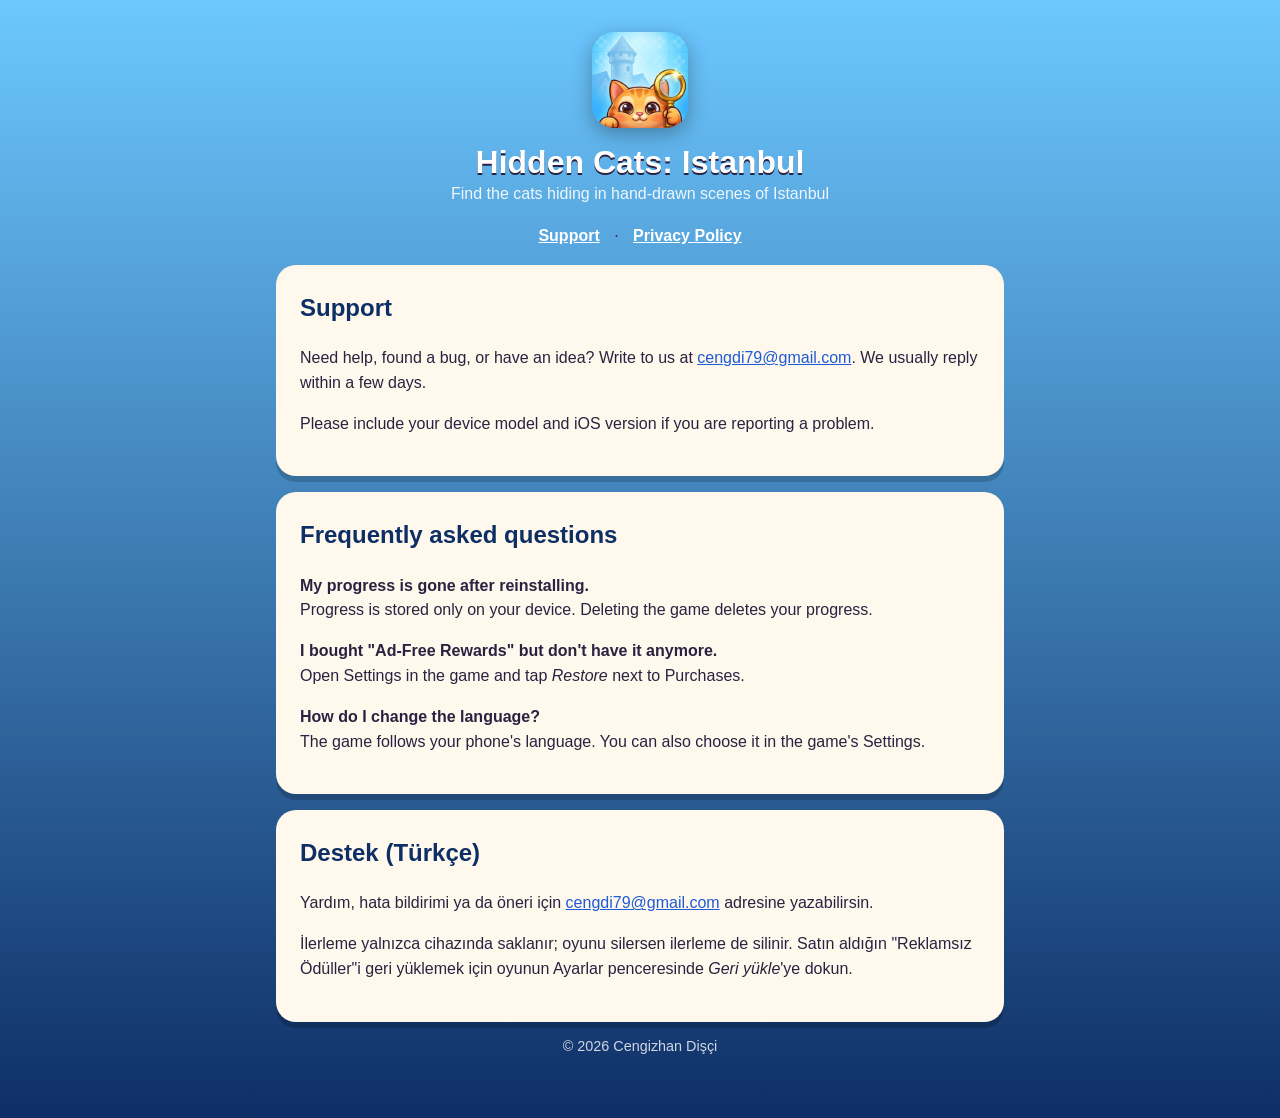
<file: index.html>
<!doctype html>
<html lang="en">
<head>
<meta charset="utf-8">
<meta name="viewport" content="width=device-width, initial-scale=1">
<title>Hidden Cats: Istanbul – Support</title>
<link rel="stylesheet" href="style.css">
<link rel="icon" href="icon.png">
</head>
<body>
<main>
  <header>
    <img src="icon.png" alt="Hidden Cats icon">
    <h1>Hidden Cats: Istanbul</h1>
    <p>Find the cats hiding in hand-drawn scenes of Istanbul</p>
  </header>
  <nav><a href="./">Support</a> · <a href="privacy.html">Privacy Policy</a></nav>

  <section class="card">
    <h2>Support</h2>
    <p>Need help, found a bug, or have an idea? Write to us at
      <a href="mailto:cengdi79@gmail.com">cengdi79@gmail.com</a>. We usually reply within a few days.</p>
    <p>Please include your device model and iOS version if you are reporting a problem.</p>
  </section>

  <section class="card">
    <h2>Frequently asked questions</h2>
    <p><strong>My progress is gone after reinstalling.</strong><br>
      Progress is stored only on your device. Deleting the game deletes your progress.</p>
    <p><strong>I bought "Ad-Free Rewards" but don't have it anymore.</strong><br>
      Open Settings in the game and tap <em>Restore</em> next to Purchases.</p>
    <p><strong>How do I change the language?</strong><br>
      The game follows your phone's language. You can also choose it in the game's Settings.</p>
  </section>

  <section class="card" lang="tr">
    <h2>Destek (Türkçe)</h2>
    <p>Yardım, hata bildirimi ya da öneri için
      <a href="mailto:cengdi79@gmail.com">cengdi79@gmail.com</a> adresine yazabilirsin.</p>
    <p>İlerleme yalnızca cihazında saklanır; oyunu silersen ilerleme de silinir. Satın aldığın
      "Reklamsız Ödüller"i geri yüklemek için oyunun Ayarlar penceresinde <em>Geri yükle</em>'ye dokun.</p>
  </section>

  <footer>© 2026 Cengizhan Dişçi</footer>
</main>
</body>
</html>
</file>
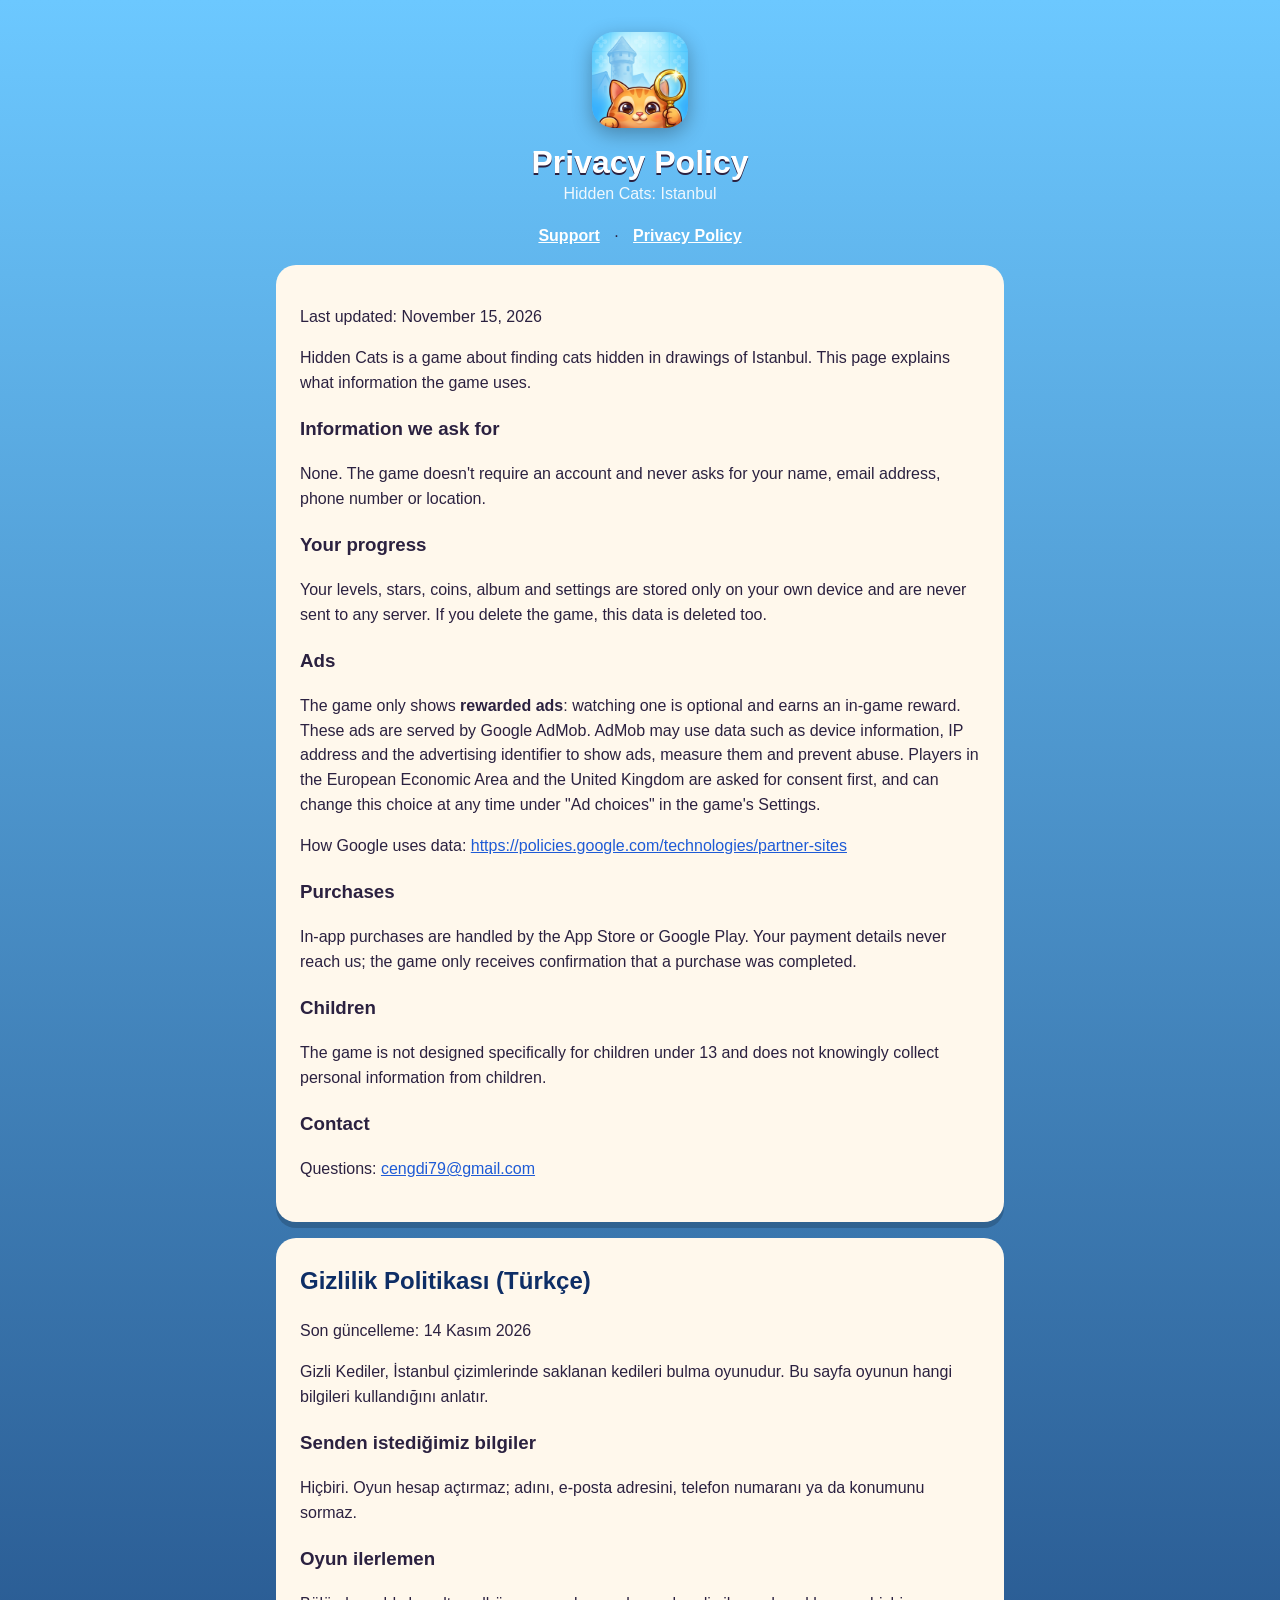
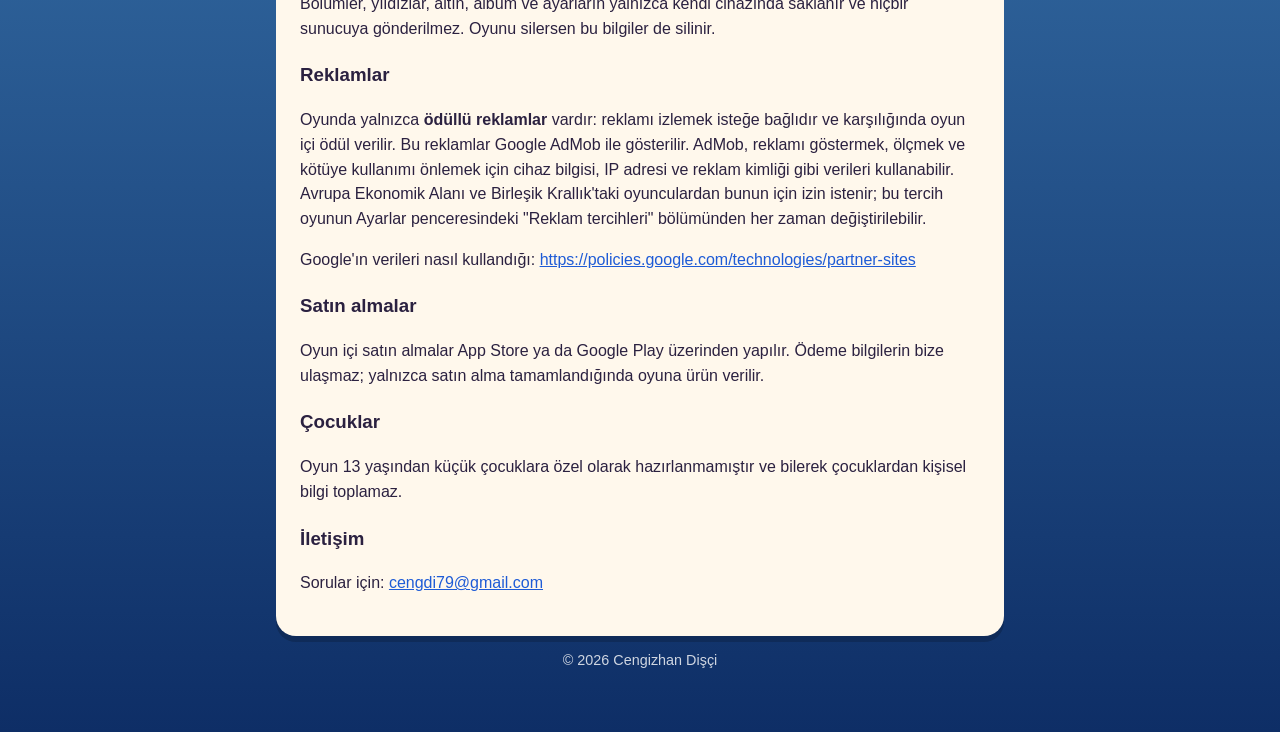
<file: privacy.html>
<!doctype html>
<html lang="en">
<head>
<meta charset="utf-8">
<meta name="viewport" content="width=device-width, initial-scale=1">
<title>Hidden Cats: Istanbul – Privacy Policy</title>
<link rel="stylesheet" href="style.css">
<link rel="icon" href="icon.png">
</head>
<body>
<main>
  <header>
    <img src="icon.png" alt="Hidden Cats icon">
    <h1>Privacy Policy</h1>
    <p>Hidden Cats: Istanbul</p>
  </header>
  <nav><a href="./">Support</a> · <a href="privacy.html">Privacy Policy</a></nav>
  <section class="card">
<p>Last updated: November 15, 2026</p>
<p>Hidden Cats is a game about finding cats hidden in drawings of Istanbul. This page explains what information the game uses.</p>
<h3>Information we ask for</h3>
<p>None. The game doesn&#x27;t require an account and never asks for your name, email address, phone number or location.</p>
<h3>Your progress</h3>
<p>Your levels, stars, coins, album and settings are stored only on your own device and are never sent to any server. If you delete the game, this data is deleted too.</p>
<h3>Ads</h3>
<p>The game only shows <strong>rewarded ads</strong>: watching one is optional and earns an in-game reward. These ads are served by Google AdMob. AdMob may use data such as device information, IP address and the advertising identifier to show ads, measure them and prevent abuse. Players in the European Economic Area and the United Kingdom are asked for consent first, and can change this choice at any time under &quot;Ad choices&quot; in the game&#x27;s Settings.</p>
<p>How Google uses data: <a href="https://policies.google.com/technologies/partner-sites">https://policies.google.com/technologies/partner-sites</a></p>
<h3>Purchases</h3>
<p>In-app purchases are handled by the App Store or Google Play. Your payment details never reach us; the game only receives confirmation that a purchase was completed.</p>
<h3>Children</h3>
<p>The game is not designed specifically for children under 13 and does not knowingly collect personal information from children.</p>
<h3>Contact</h3>
<p>Questions: <a href="mailto:cengdi79@gmail.com">cengdi79@gmail.com</a></p>
  </section>
  <section class="card" lang="tr">
    <h2>Gizlilik Politikası (Türkçe)</h2>
<p>Son güncelleme: 14 Kasım 2026</p>
<p>Gizli Kediler, İstanbul çizimlerinde saklanan kedileri bulma oyunudur. Bu sayfa oyunun hangi bilgileri kullandığını anlatır.</p>
<h3>Senden istediğimiz bilgiler</h3>
<p>Hiçbiri. Oyun hesap açtırmaz; adını, e-posta adresini, telefon numaranı ya da konumunu sormaz.</p>
<h3>Oyun ilerlemen</h3>
<p>Bölümler, yıldızlar, altın, albüm ve ayarların yalnızca kendi cihazında saklanır ve hiçbir sunucuya gönderilmez. Oyunu silersen bu bilgiler de silinir.</p>
<h3>Reklamlar</h3>
<p>Oyunda yalnızca <strong>ödüllü reklamlar</strong> vardır: reklamı izlemek isteğe bağlıdır ve karşılığında oyun içi ödül verilir. Bu reklamlar Google AdMob ile gösterilir. AdMob, reklamı göstermek, ölçmek ve kötüye kullanımı önlemek için cihaz bilgisi, IP adresi ve reklam kimliği gibi verileri kullanabilir. Avrupa Ekonomik Alanı ve Birleşik Krallık&#x27;taki oyunculardan bunun için izin istenir; bu tercih oyunun Ayarlar penceresindeki &quot;Reklam tercihleri&quot; bölümünden her zaman değiştirilebilir.</p>
<p>Google&#x27;ın verileri nasıl kullandığı: <a href="https://policies.google.com/technologies/partner-sites">https://policies.google.com/technologies/partner-sites</a></p>
<h3>Satın almalar</h3>
<p>Oyun içi satın almalar App Store ya da Google Play üzerinden yapılır. Ödeme bilgilerin bize ulaşmaz; yalnızca satın alma tamamlandığında oyuna ürün verilir.</p>
<h3>Çocuklar</h3>
<p>Oyun 13 yaşından küçük çocuklara özel olarak hazırlanmamıştır ve bilerek çocuklardan kişisel bilgi toplamaz.</p>
<h3>İletişim</h3>
<p>Sorular için: <a href="mailto:cengdi79@gmail.com">cengdi79@gmail.com</a></p>
  </section>
  <footer>© 2026 Cengizhan Dişçi</footer>
</main>
</body>
</html>
</file>
<file: style.css>
:root { --navy:#0E2E66; --sky:#6CC8FF; --gold:#FFC93C; --ink:#2B2140; --cream:#FFF8EC; }
* { box-sizing: border-box; }
body { margin:0; font-family: -apple-system, BlinkMacSystemFont, "Segoe UI", Roboto, sans-serif;
  background: linear-gradient(180deg, var(--sky), var(--navy)); color: var(--ink); min-height:100vh; }
main { max-width: 760px; margin: 0 auto; padding: 32px 16px 64px; }
header { text-align:center; color:#fff; margin-bottom: 24px; }
header img { width:96px; height:96px; border-radius:22px; box-shadow:0 6px 20px rgba(0,0,0,.3); }
header h1 { margin:12px 0 4px; font-size:2rem; text-shadow:0 2px 0 var(--ink); }
header p { margin:0; opacity:.9; }
.card { background: var(--cream); border-radius: 20px; padding: 24px; margin-bottom: 16px;
  box-shadow: 0 6px 0 rgba(0,0,0,.18); line-height: 1.55; }
.card h2 { margin-top:0; color: var(--navy); }
a { color: #1E5BD6; }
nav { text-align:center; margin-bottom: 20px; }
nav a { color:#fff; margin: 0 10px; font-weight: 600; }
footer { text-align:center; color:#fff; opacity:.8; font-size:.9rem; }
</file>
